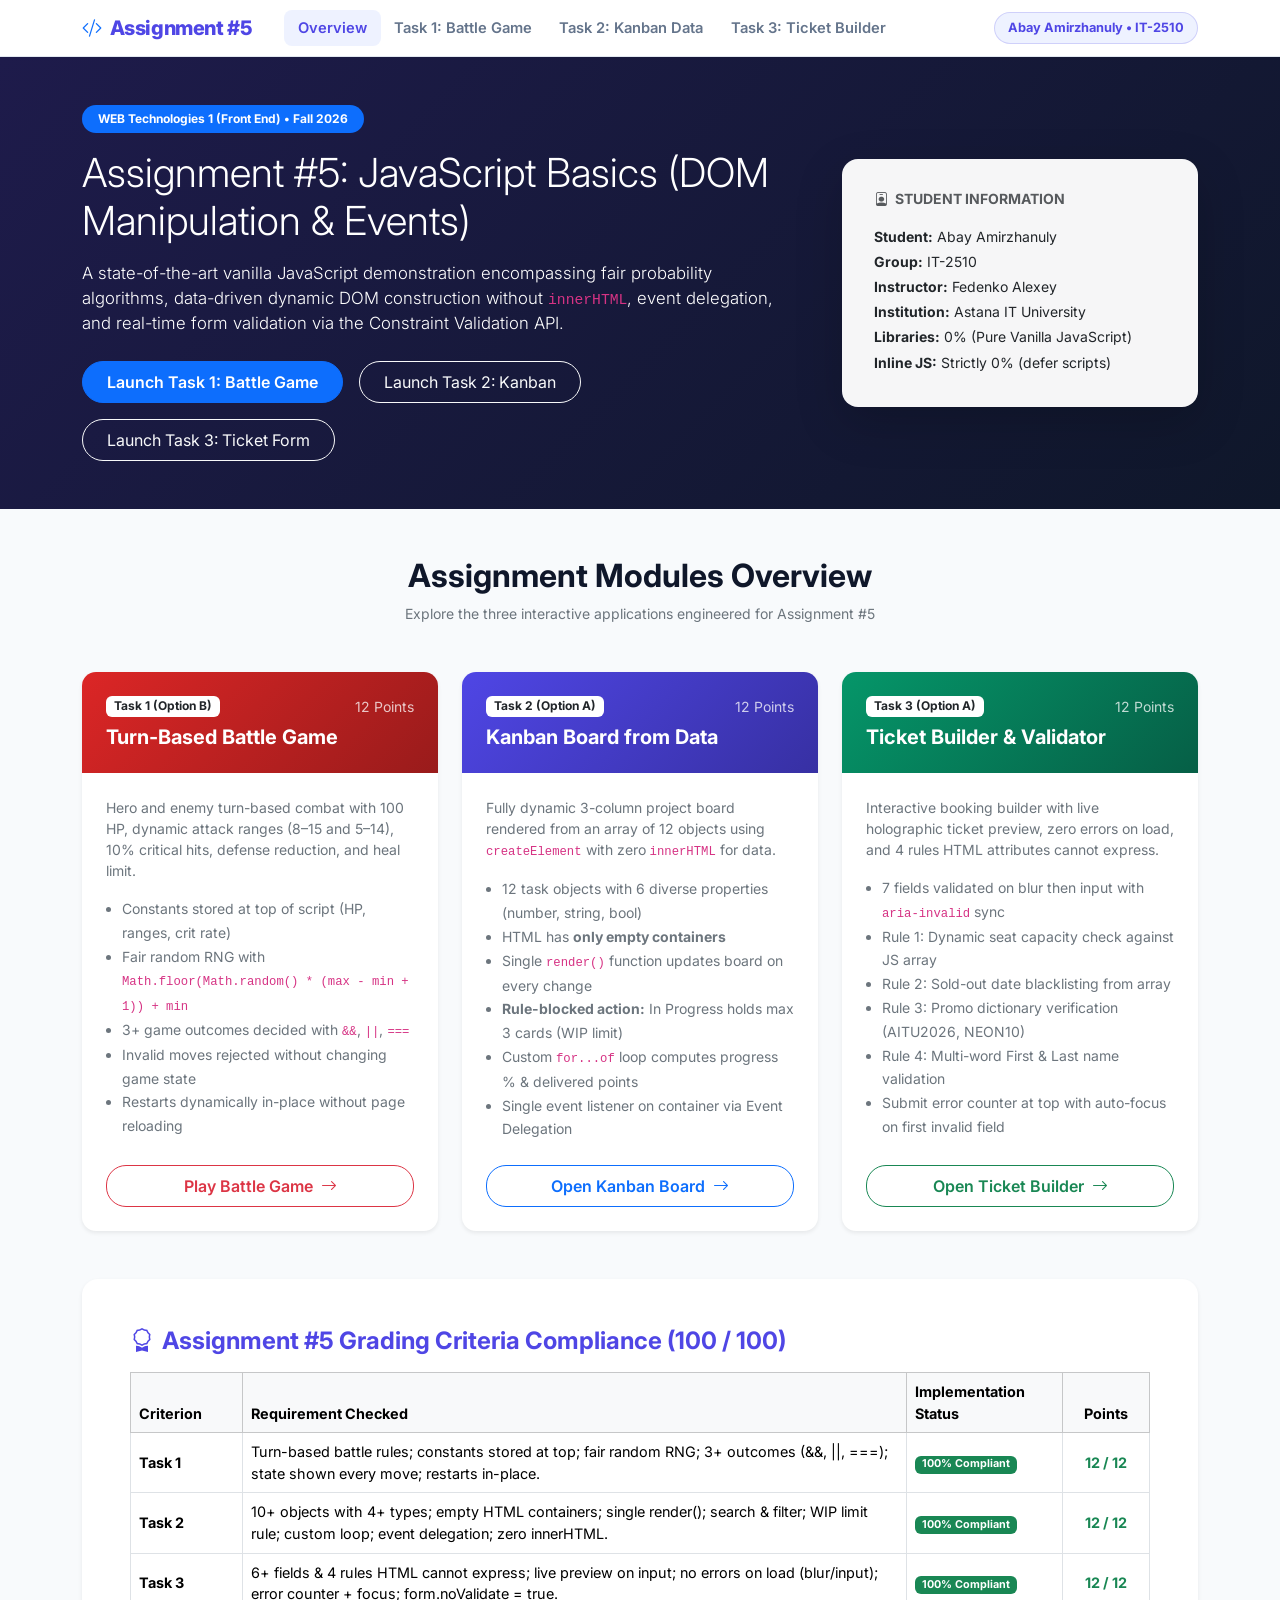
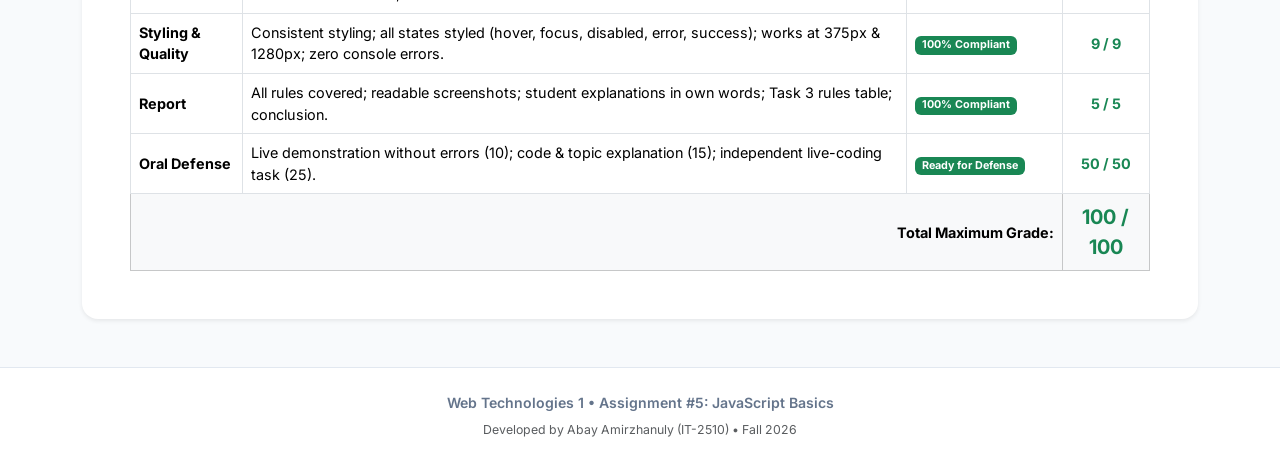
<file: index.html>
<!DOCTYPE html>
<html lang="en">
<head>
  <meta charset="UTF-8">
  <meta name="viewport" content="width=device-width, initial-scale=1.0">
  <title>Assignment #5: JavaScript Basics | Abay Amirzhanuly</title>

  <!-- Google Fonts: Inter -->
  <link rel="preconnect" href="https://fonts.googleapis.com">
  <link rel="preconnect" href="https://fonts.gstatic.com" crossorigin>
  <link href="https://fonts.googleapis.com/css2?family=Inter:wght@400;500;600;700;800&display=swap" rel="stylesheet">

  <!-- Bootstrap 5.3 CDN -->
  <link href="https://cdn.jsdelivr.net/npm/bootstrap@5.3.3/dist/css/bootstrap.min.css" rel="stylesheet">
  <link rel="stylesheet" href="https://cdn.jsdelivr.net/npm/bootstrap-icons@1.11.3/font/bootstrap-icons.min.css">

  <!-- Custom Stylesheet -->
  <link rel="stylesheet" href="css/style.css">
</head>
<body>

  <!-- Shared Navigation -->
  <nav class="navbar navbar-expand-lg assignment-nav sticky-top">
    <div class="container">
      <a class="navbar-brand d-flex align-items-center gap-2" href="index.html">
        <i class="bi bi-code-slash text-primary"></i>
        <span>Assignment #5</span>
      </a>
      <button class="navbar-toggler border-0" type="button" data-bs-toggle="collapse" data-bs-target="#navContent" aria-controls="navContent" aria-expanded="false" aria-label="Toggle navigation">
        <span class="navbar-toggler-icon"></span>
      </button>

      <div class="collapse navbar-collapse" id="navContent">
        <ul class="navbar-nav me-auto mb-2 mb-lg-0 ms-lg-3">
          <li class="nav-item">
            <a class="nav-link active" aria-current="page" href="index.html">Overview</a>
          </li>
          <li class="nav-item">
            <a class="nav-link" href="task1.html">Task 1: Battle Game</a>
          </li>
          <li class="nav-item">
            <a class="nav-link" href="task2.html">Task 2: Kanban Data</a>
          </li>
          <li class="nav-item">
            <a class="nav-link" href="task3.html">Task 3: Ticket Builder</a>
          </li>
        </ul>
        <div class="d-flex align-items-center gap-2">
          <span class="badge-student">Abay Amirzhanuly &bull; IT-2510</span>
        </div>
      </div>
    </div>
  </nav>

  <!-- Hero Banner -->
  <header class="py-5" style="background: linear-gradient(135deg, #1E1B4B, #0F172A); color: #ffffff;">
    <div class="container text-center text-md-start">
      <div class="row align-items-center g-4">
        <div class="col-12 col-md-8">
          <span class="badge bg-primary px-3 py-2 rounded-pill fw-bold mb-3">
            WEB Technologies 1 (Front End) &bull; Fall 2026
          </span>
          <h1 class="display-6 fw-extrabold mb-3">
            Assignment #5: JavaScript Basics (DOM Manipulation &amp; Events)
          </h1>
          <p class="lead opacity-90 mb-4" style="max-width: 720px; font-size: 1.05rem;">
            A state-of-the-art vanilla JavaScript demonstration encompassing fair probability algorithms, data-driven dynamic DOM construction without <code>innerHTML</code>, event delegation, and real-time form validation via the Constraint Validation API.
          </p>
          <div class="d-flex flex-wrap gap-3 justify-content-center justify-content-md-start">
            <a href="task1.html" class="btn btn-primary px-4 py-2 fw-semibold" style="border-radius: 24px;">
              Launch Task 1: Battle Game
            </a>
            <a href="task2.html" class="btn btn-outline-light px-4 py-2" style="border-radius: 24px;">
              Launch Task 2: Kanban
            </a>
            <a href="task3.html" class="btn btn-outline-light px-4 py-2" style="border-radius: 24px;">
              Launch Task 3: Ticket Form
            </a>
          </div>
        </div>

        <div class="col-12 col-md-4">
          <div class="card border-0 shadow-lg text-dark p-3" style="border-radius: 16px; background: rgba(255,255,255,0.96);">
            <div class="card-body">
              <h6 class="fw-bold text-uppercase text-muted small mb-3">
                <i class="bi bi-person-badge me-1"></i> Student Information
              </h6>
              <ul class="list-unstyled mb-0 small" style="line-height: 1.8;">
                <li><strong>Student:</strong> Abay Amirzhanuly</li>
                <li><strong>Group:</strong> IT-2510</li>
                <li><strong>Instructor:</strong> Fedenko Alexey</li>
                <li><strong>Institution:</strong> Astana IT University</li>
                <li><strong>Libraries:</strong> 0% (Pure Vanilla JavaScript)</li>
                <li><strong>Inline JS:</strong> Strictly 0% (defer scripts)</li>
              </ul>
            </div>
          </div>
        </div>
      </div>
    </div>
  </header>

  <!-- Tasks Grid -->
  <main class="py-5">
    <div class="container">

      <div class="text-center mb-5">
        <h2 class="fw-bold" style="color: var(--text-main);">Assignment Modules Overview</h2>
        <p class="text-secondary small">Explore the three interactive applications engineered for Assignment #5</p>
      </div>

      <div class="row g-4 mb-5">

        <!-- Task 1 Card -->
        <div class="col-12 col-lg-4">
          <div class="card h-100 border-0 shadow-sm" style="border-radius: var(--radius-md); overflow: hidden; transition: transform 0.2s ease;">
            <div class="p-4" style="background: linear-gradient(135deg, #DC2626, #991B1B); color: #ffffff;">
              <div class="d-flex justify-content-between align-items-center mb-2">
                <span class="badge bg-white text-dark fw-bold">Task 1 (Option B)</span>
                <span class="small opacity-75">12 Points</span>
              </div>
              <h3 class="h5 fw-bold mb-0">Turn-Based Battle Game</h3>
            </div>
            <div class="card-body p-4 d-flex flex-column">
              <p class="text-secondary small mb-3">
                Hero and enemy turn-based combat with 100 HP, dynamic attack ranges (8–15 and 5–14), 10% critical hits, defense reduction, and heal limit.
              </p>
              <ul class="text-secondary small ps-3 mb-4" style="line-height: 1.7;">
                <li>Constants stored at top of script (HP, ranges, crit rate)</li>
                <li>Fair random RNG with <code>Math.floor(Math.random() * (max - min + 1)) + min</code></li>
                <li>3+ game outcomes decided with <code>&amp;&amp;</code>, <code>||</code>, <code>===</code></li>
                <li>Invalid moves rejected without changing game state</li>
                <li>Restarts dynamically in-place without page reloading</li>
              </ul>
              <div class="mt-auto">
                <a href="task1.html" class="btn btn-outline-danger w-100 py-2 fw-semibold" style="border-radius: 20px;">
                  Play Battle Game <i class="bi bi-arrow-right ms-1"></i>
                </a>
              </div>
            </div>
          </div>
        </div>

        <!-- Task 2 Card -->
        <div class="col-12 col-lg-4">
          <div class="card h-100 border-0 shadow-sm" style="border-radius: var(--radius-md); overflow: hidden; transition: transform 0.2s ease;">
            <div class="p-4" style="background: linear-gradient(135deg, #4F46E5, #3730A3); color: #ffffff;">
              <div class="d-flex justify-content-between align-items-center mb-2">
                <span class="badge bg-white text-dark fw-bold">Task 2 (Option A)</span>
                <span class="small opacity-75">12 Points</span>
              </div>
              <h3 class="h5 fw-bold mb-0">Kanban Board from Data</h3>
            </div>
            <div class="card-body p-4 d-flex flex-column">
              <p class="text-secondary small mb-3">
                Fully dynamic 3-column project board rendered from an array of 12 objects using <code>createElement</code> with zero <code>innerHTML</code> for data.
              </p>
              <ul class="text-secondary small ps-3 mb-4" style="line-height: 1.7;">
                <li>12 task objects with 6 diverse properties (number, string, bool)</li>
                <li>HTML has <strong>only empty containers</strong></li>
                <li>Single <code>render()</code> function updates board on every change</li>
                <li><strong>Rule-blocked action:</strong> In Progress holds max 3 cards (WIP limit)</li>
                <li>Custom <code>for...of</code> loop computes progress % &amp; delivered points</li>
                <li>Single event listener on container via Event Delegation</li>
              </ul>
              <div class="mt-auto">
                <a href="task2.html" class="btn btn-outline-primary w-100 py-2 fw-semibold" style="border-radius: 20px;">
                  Open Kanban Board <i class="bi bi-arrow-right ms-1"></i>
                </a>
              </div>
            </div>
          </div>
        </div>

        <!-- Task 3 Card -->
        <div class="col-12 col-lg-4">
          <div class="card h-100 border-0 shadow-sm" style="border-radius: var(--radius-md); overflow: hidden; transition: transform 0.2s ease;">
            <div class="p-4" style="background: linear-gradient(135deg, #059669, #065F46); color: #ffffff;">
              <div class="d-flex justify-content-between align-items-center mb-2">
                <span class="badge bg-white text-dark fw-bold">Task 3 (Option A)</span>
                <span class="small opacity-75">12 Points</span>
              </div>
              <h3 class="h5 fw-bold mb-0">Ticket Builder &amp; Validator</h3>
            </div>
            <div class="card-body p-4 d-flex flex-column">
              <p class="text-secondary small mb-3">
                Interactive booking builder with live holographic ticket preview, zero errors on load, and 4 rules HTML attributes cannot express.
              </p>
              <ul class="text-secondary small ps-3 mb-4" style="line-height: 1.7;">
                <li>7 fields validated on blur then input with <code>aria-invalid</code> sync</li>
                <li>Rule 1: Dynamic seat capacity check against JS array</li>
                <li>Rule 2: Sold-out date blacklisting from array</li>
                <li>Rule 3: Promo dictionary verification (AITU2026, NEON10)</li>
                <li>Rule 4: Multi-word First &amp; Last name validation</li>
                <li>Submit error counter at top with auto-focus on first invalid field</li>
              </ul>
              <div class="mt-auto">
                <a href="task3.html" class="btn btn-outline-success w-100 py-2 fw-semibold" style="border-radius: 20px;">
                  Open Ticket Builder <i class="bi bi-arrow-right ms-1"></i>
                </a>
              </div>
            </div>
          </div>
        </div>

      </div>

      <!-- Grading Compliance Table (100 / 100 Points) -->
      <section class="card border-0 shadow-sm" style="border-radius: 16px;">
        <div class="card-body p-4 p-md-5">
          <h4 class="fw-bold mb-3" style="color: var(--primary);">
            <i class="bi bi-award me-2"></i>Assignment #5 Grading Criteria Compliance (100 / 100)
          </h4>
          <div class="table-responsive">
            <table class="table table-bordered align-middle mb-0" style="font-size: 0.9rem;">
              <thead class="table-light">
                <tr>
                  <th scope="col">Criterion</th>
                  <th scope="col">Requirement Checked</th>
                  <th scope="col">Implementation Status</th>
                  <th scope="col" class="text-center">Points</th>
                </tr>
              </thead>
              <tbody>
                <tr>
                  <td><strong>Task 1</strong></td>
                  <td>Turn-based battle rules; constants stored at top; fair random RNG; 3+ outcomes (&amp;&amp;, ||, ===); state shown every move; restarts in-place.</td>
                  <td><span class="badge bg-success">100% Compliant</span></td>
                  <td class="text-center fw-bold text-success">12 / 12</td>
                </tr>
                <tr>
                  <td><strong>Task 2</strong></td>
                  <td>10+ objects with 4+ types; empty HTML containers; single render(); search &amp; filter; WIP limit rule; custom loop; event delegation; zero innerHTML.</td>
                  <td><span class="badge bg-success">100% Compliant</span></td>
                  <td class="text-center fw-bold text-success">12 / 12</td>
                </tr>
                <tr>
                  <td><strong>Task 3</strong></td>
                  <td>6+ fields &amp; 4 rules HTML cannot express; live preview on input; no errors on load (blur/input); error counter + focus; form.noValidate = true.</td>
                  <td><span class="badge bg-success">100% Compliant</span></td>
                  <td class="text-center fw-bold text-success">12 / 12</td>
                </tr>
                <tr>
                  <td><strong>Styling &amp; Quality</strong></td>
                  <td>Consistent styling; all states styled (hover, focus, disabled, error, success); works at 375px &amp; 1280px; zero console errors.</td>
                  <td><span class="badge bg-success">100% Compliant</span></td>
                  <td class="text-center fw-bold text-success">9 / 9</td>
                </tr>
                <tr>
                  <td><strong>Report</strong></td>
                  <td>All rules covered; readable screenshots; student explanations in own words; Task 3 rules table; conclusion.</td>
                  <td><span class="badge bg-success">100% Compliant</span></td>
                  <td class="text-center fw-bold text-success">5 / 5</td>
                </tr>
                <tr>
                  <td><strong>Oral Defense</strong></td>
                  <td>Live demonstration without errors (10); code &amp; topic explanation (15); independent live-coding task (25).</td>
                  <td><span class="badge bg-success">Ready for Defense</span></td>
                  <td class="text-center fw-bold text-success">50 / 50</td>
                </tr>
                <tr class="table-light">
                  <td colspan="3" class="fw-bold text-end">Total Maximum Grade:</td>
                  <td class="text-center fw-bold text-success fs-5">100 / 100</td>
                </tr>
              </tbody>
            </table>
          </div>
        </div>
      </section>

    </div>
  </main>

  <!-- Shared Footer -->
  <footer class="assignment-footer text-center">
    <div class="container">
      <p class="mb-1 fw-semibold">Web Technologies 1 &bull; Assignment #5: JavaScript Basics</p>
      <small class="text-muted">Developed by Abay Amirzhanuly (IT-2510) &bull; Fall 2026</small>
    </div>
  </footer>

  <!-- Bootstrap Bundle JS -->
  <script src="https://cdn.jsdelivr.net/npm/bootstrap@5.3.3/dist/js/bootstrap.bundle.min.js"></script>
</body>
</html>
</file>
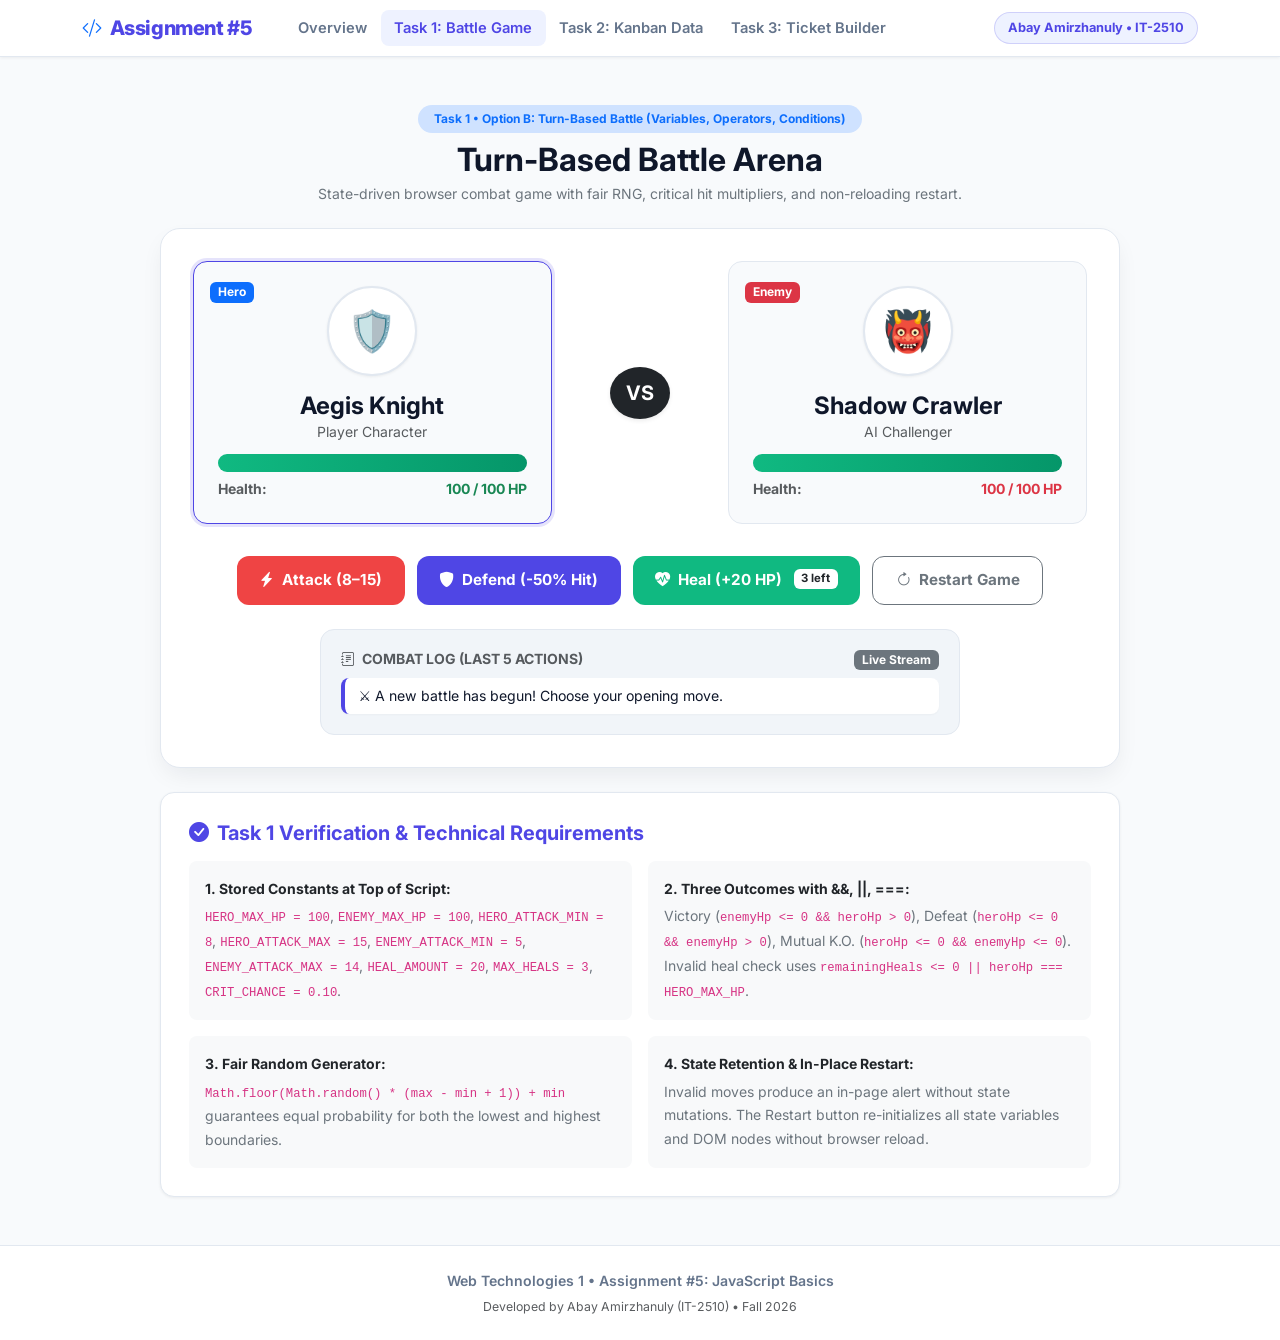
<file: task1.html>
<!DOCTYPE html>
<html lang="en">
<head>
  <meta charset="UTF-8">
  <meta name="viewport" content="width=device-width, initial-scale=1.0">
  <title>Task 1: Turn-Based Battle Game | Assignment #5</title>

  <!-- Google Fonts: Inter -->
  <link rel="preconnect" href="https://fonts.googleapis.com">
  <link rel="preconnect" href="https://fonts.gstatic.com" crossorigin>
  <link href="https://fonts.googleapis.com/css2?family=Inter:wght@400;500;600;700;800&display=swap" rel="stylesheet">

  <!-- Bootstrap 5.3 CDN -->
  <link href="https://cdn.jsdelivr.net/npm/bootstrap@5.3.3/dist/css/bootstrap.min.css" rel="stylesheet">
  <link rel="stylesheet" href="https://cdn.jsdelivr.net/npm/bootstrap-icons@1.11.3/font/bootstrap-icons.min.css">

  <!-- Custom Stylesheet -->
  <link rel="stylesheet" href="css/style.css">

  <!-- External JavaScript with defer (Strictly no inline onclick) -->
  <script src="js/task1.js" defer></script>
</head>
<body>

  <!-- Shared Navigation -->
  <nav class="navbar navbar-expand-lg assignment-nav sticky-top">
    <div class="container">
      <a class="navbar-brand d-flex align-items-center gap-2" href="index.html">
        <i class="bi bi-code-slash text-primary"></i>
        <span>Assignment #5</span>
      </a>
      <button class="navbar-toggler border-0" type="button" data-bs-toggle="collapse" data-bs-target="#navContent" aria-controls="navContent" aria-expanded="false" aria-label="Toggle navigation">
        <span class="navbar-toggler-icon"></span>
      </button>

      <div class="collapse navbar-collapse" id="navContent">
        <ul class="navbar-nav me-auto mb-2 mb-lg-0 ms-lg-3">
          <li class="nav-item">
            <a class="nav-link" href="index.html">Overview</a>
          </li>
          <li class="nav-item">
            <a class="nav-link active" aria-current="page" href="task1.html">Task 1: Battle Game</a>
          </li>
          <li class="nav-item">
            <a class="nav-link" href="task2.html">Task 2: Kanban Data</a>
          </li>
          <li class="nav-item">
            <a class="nav-link" href="task3.html">Task 3: Ticket Builder</a>
          </li>
        </ul>
        <div class="d-flex align-items-center gap-2">
          <span class="badge-student">Abay Amirzhanuly &bull; IT-2510</span>
        </div>
      </div>
    </div>
  </nav>

  <!-- Main Content -->
  <main class="py-4 py-md-5">
    <div class="container">

      <!-- Breadcrumb Header -->
      <div class="mb-4 text-center">
        <span class="badge bg-primary-subtle text-primary fw-bold px-3 py-2 rounded-pill mb-2">
          Task 1 &bull; Option B: Turn-Based Battle (Variables, Operators, Conditions)
        </span>
        <h2 class="fw-bold mb-1" style="color: var(--text-main);">Turn-Based Battle Arena</h2>
        <p class="text-secondary small mb-0">
          State-driven browser combat game with fair RNG, critical hit multipliers, and non-reloading restart.
        </p>
      </div>

      <!-- Battle Arena Card -->
      <div class="battle-arena">
        
        <!-- Game Over Banner (Hidden by default) -->
        <div id="gameOverBanner" class="d-none" role="alert">
          <h4 id="gameOverTitle" class="fw-bold mb-1"></h4>
          <p id="gameOverDesc" class="mb-0 small"></p>
        </div>

        <!-- Temporary Status / Invalid Move Alert (Hidden by default) -->
        <div id="messageAlert" class="d-none" role="alert"></div>

        <!-- Fighters Grid: Hero vs Enemy -->
        <div class="row g-4 align-items-center justify-content-center">
          
          <!-- Hero Card -->
          <div class="col-12 col-md-5">
            <div id="heroCard" class="fighter-card active-turn">
              <div class="position-absolute top-0 start-0 m-3">
                <span class="badge bg-primary">Hero</span>
              </div>
              <div class="position-absolute top-0 end-0 m-3">
                <span id="defenseBadge" class="badge bg-info text-dark d-none">
                  <i class="bi bi-shield-fill-check me-1"></i>Defending (-50%)
                </span>
              </div>
              
              <div class="fighter-avatar">🛡️</div>
              <h4 class="fw-bold mb-0">Aegis Knight</h4>
              <p class="text-muted small mb-1">Player Character</p>

              <!-- HP Bar -->
              <div class="hp-bar-container">
                <div id="heroHpBar" class="hp-bar-fill" style="width: 100%;"></div>
              </div>
              <div class="d-flex justify-content-between small fw-bold">
                <span class="text-muted">Health:</span>
                <span id="heroHpText" class="text-success">100 / 100 HP</span>
              </div>
            </div>
          </div>

          <!-- VS Badge -->
          <div class="col-12 col-md-2 text-center">
            <div class="badge rounded-circle p-3 bg-dark text-white fw-bold fs-5 shadow-sm">
              VS
            </div>
          </div>

          <!-- Enemy Card -->
          <div class="col-12 col-md-5">
            <div id="enemyCard" class="fighter-card">
              <div class="position-absolute top-0 start-0 m-3">
                <span class="badge bg-danger">Enemy</span>
              </div>
              
              <div class="fighter-avatar">👹</div>
              <h4 class="fw-bold mb-0">Shadow Crawler</h4>
              <p class="text-muted small mb-1">AI Challenger</p>

              <!-- HP Bar -->
              <div class="hp-bar-container">
                <div id="enemyHpBar" class="hp-bar-fill" style="width: 100%;"></div>
              </div>
              <div class="d-flex justify-content-between small fw-bold">
                <span class="text-muted">Health:</span>
                <span id="enemyHpText" class="text-danger">100 / 100 HP</span>
              </div>
            </div>
          </div>

        </div>

        <!-- Action Buttons -->
        <div class="action-buttons-wrap">
          <button id="btnAttack" type="button" class="btn btn-battle btn-attack">
            <i class="bi bi-lightning-charge-fill"></i> Attack (8–15)
          </button>
          
          <button id="btnDefend" type="button" class="btn btn-battle btn-defend">
            <i class="bi bi-shield-fill"></i> Defend (-50% Hit)
          </button>
          
          <button id="btnHeal" type="button" class="btn btn-battle btn-heal">
            <i class="bi bi-heart-pulse-fill"></i> Heal (+20 HP)
            <span id="healCountBadge" class="badge bg-white text-dark ms-1">3 left</span>
          </button>

          <button id="btnRestart" type="button" class="btn btn-battle btn-outline-secondary">
            <i class="bi bi-arrow-clockwise"></i> Restart Game
          </button>
        </div>

        <!-- Combat Log of Last 5 Actions -->
        <div class="combat-log-card">
          <div class="d-flex justify-content-between align-items-center mb-2">
            <h6 class="fw-bold text-uppercase text-muted small mb-0">
              <i class="bi bi-journal-text me-1"></i> Combat Log (Last 5 Actions)
            </h6>
            <span class="badge bg-secondary small">Live Stream</span>
          </div>
          <ul id="combatLogList" class="combat-log-list">
            <!-- Dynamically populated via task1.js -->
          </ul>
        </div>

      </div>

      <!-- Technical Rule Verification Card (for Oral Defense) -->
      <section class="rules-matrix-card max-width-card mx-auto mt-4" style="max-width: 960px;">
        <h5 class="fw-bold mb-3" style="color: var(--primary);">
          <i class="bi bi-check-circle-fill me-2"></i>Task 1 Verification &amp; Technical Requirements
        </h5>
        <div class="row g-3 small text-secondary" style="line-height: 1.7;">
          <div class="col-12 col-md-6">
            <div class="p-3 bg-light rounded-3 h-100">
              <strong class="text-dark d-block mb-1">1. Stored Constants at Top of Script:</strong>
              <code>HERO_MAX_HP = 100</code>, <code>ENEMY_MAX_HP = 100</code>, <code>HERO_ATTACK_MIN = 8</code>, <code>HERO_ATTACK_MAX = 15</code>, <code>ENEMY_ATTACK_MIN = 5</code>, <code>ENEMY_ATTACK_MAX = 14</code>, <code>HEAL_AMOUNT = 20</code>, <code>MAX_HEALS = 3</code>, <code>CRIT_CHANCE = 0.10</code>.
            </div>
          </div>
          <div class="col-12 col-md-6">
            <div class="p-3 bg-light rounded-3 h-100">
              <strong class="text-dark d-block mb-1">2. Three Outcomes with &amp;&amp;, ||, ===:</strong>
              Victory (<code>enemyHp &lt;= 0 &amp;&amp; heroHp &gt; 0</code>), Defeat (<code>heroHp &lt;= 0 &amp;&amp; enemyHp &gt; 0</code>), Mutual K.O. (<code>heroHp &lt;= 0 &amp;&amp; enemyHp &lt;= 0</code>). Invalid heal check uses <code>remainingHeals &lt;= 0 || heroHp === HERO_MAX_HP</code>.
            </div>
          </div>
          <div class="col-12 col-md-6">
            <div class="p-3 bg-light rounded-3 h-100">
              <strong class="text-dark d-block mb-1">3. Fair Random Generator:</strong>
              <code>Math.floor(Math.random() * (max - min + 1)) + min</code> guarantees equal probability for both the lowest and highest boundaries.
            </div>
          </div>
          <div class="col-12 col-md-6">
            <div class="p-3 bg-light rounded-3 h-100">
              <strong class="text-dark d-block mb-1">4. State Retention &amp; In-Place Restart:</strong>
              Invalid moves produce an in-page alert without state mutations. The Restart button re-initializes all state variables and DOM nodes without browser reload.
            </div>
          </div>
        </div>
      </section>

    </div>
  </main>

  <!-- Shared Footer -->
  <footer class="assignment-footer text-center">
    <div class="container">
      <p class="mb-1 fw-semibold">Web Technologies 1 &bull; Assignment #5: JavaScript Basics</p>
      <small class="text-muted">Developed by Abay Amirzhanuly (IT-2510) &bull; Fall 2026</small>
    </div>
  </footer>

  <!-- Bootstrap Bundle JS -->
  <script src="https://cdn.jsdelivr.net/npm/bootstrap@5.3.3/dist/js/bootstrap.bundle.min.js"></script>
</body>
</html>
</file>
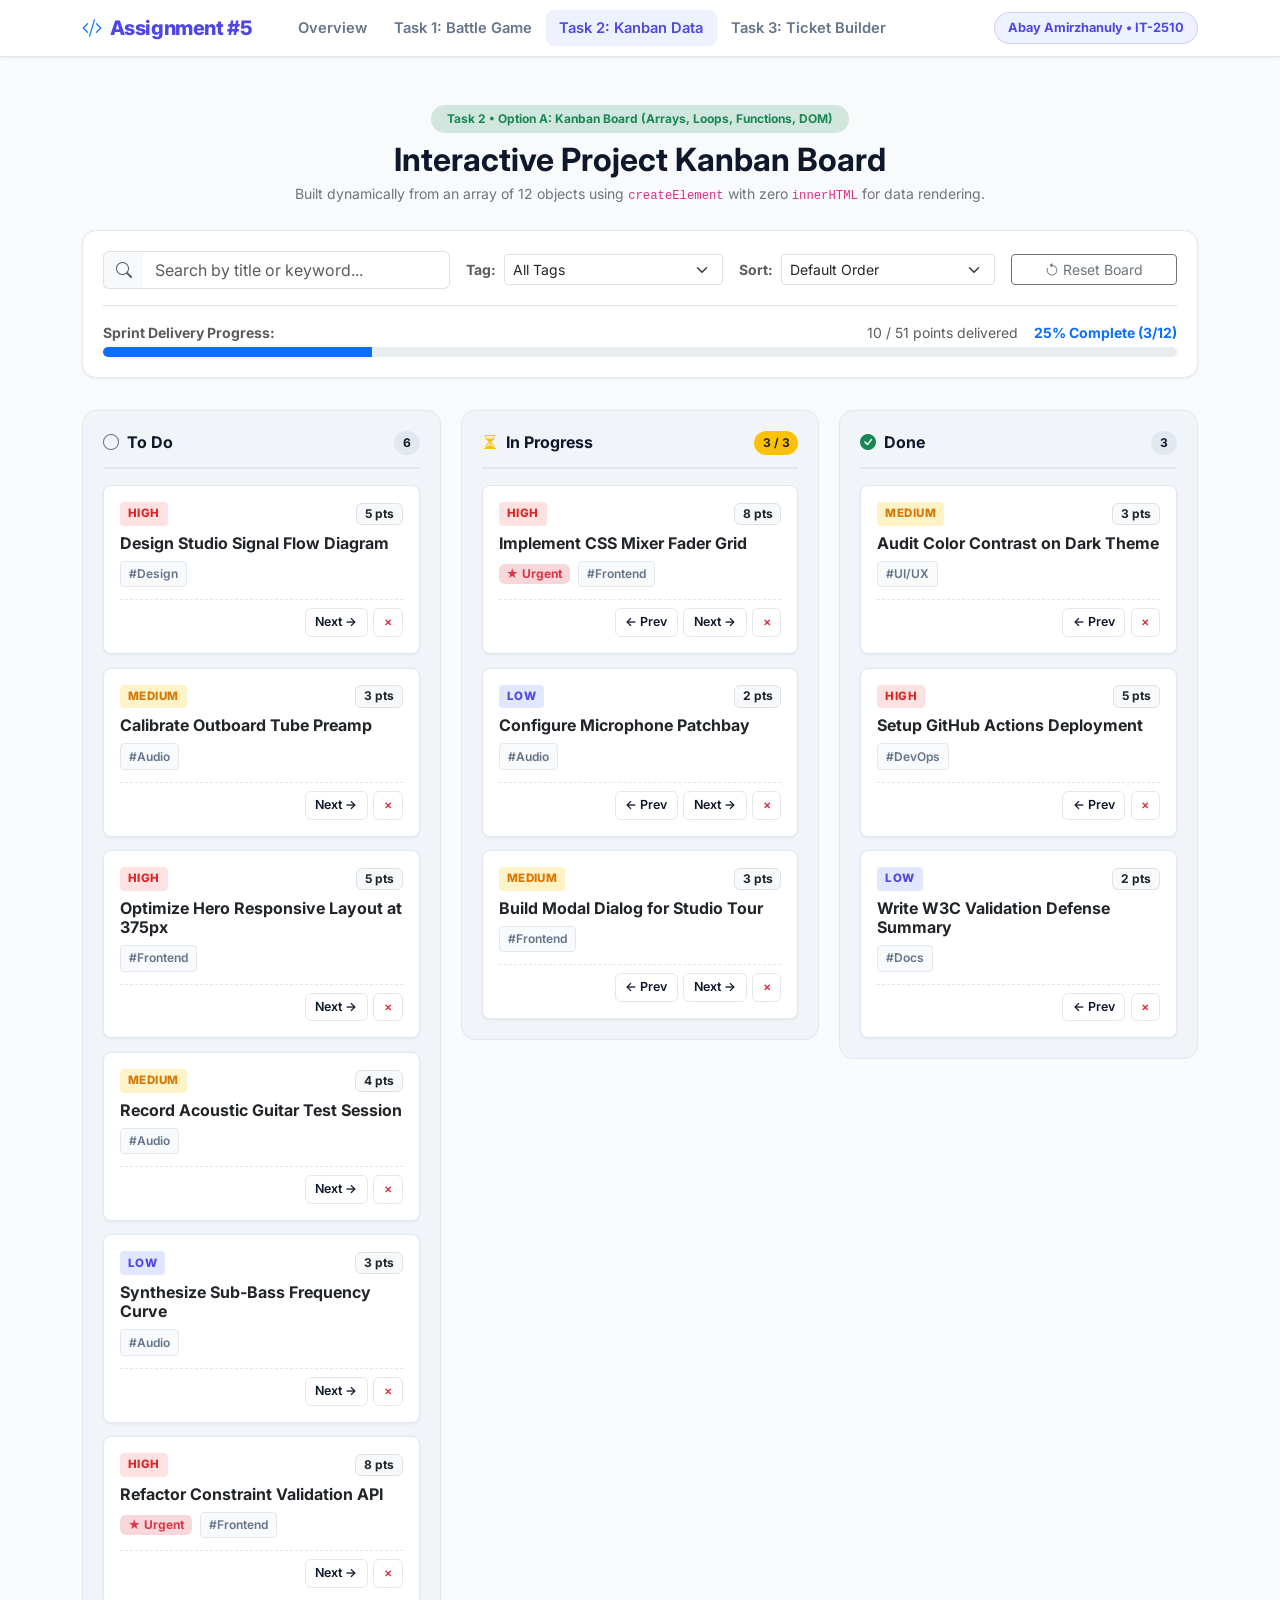
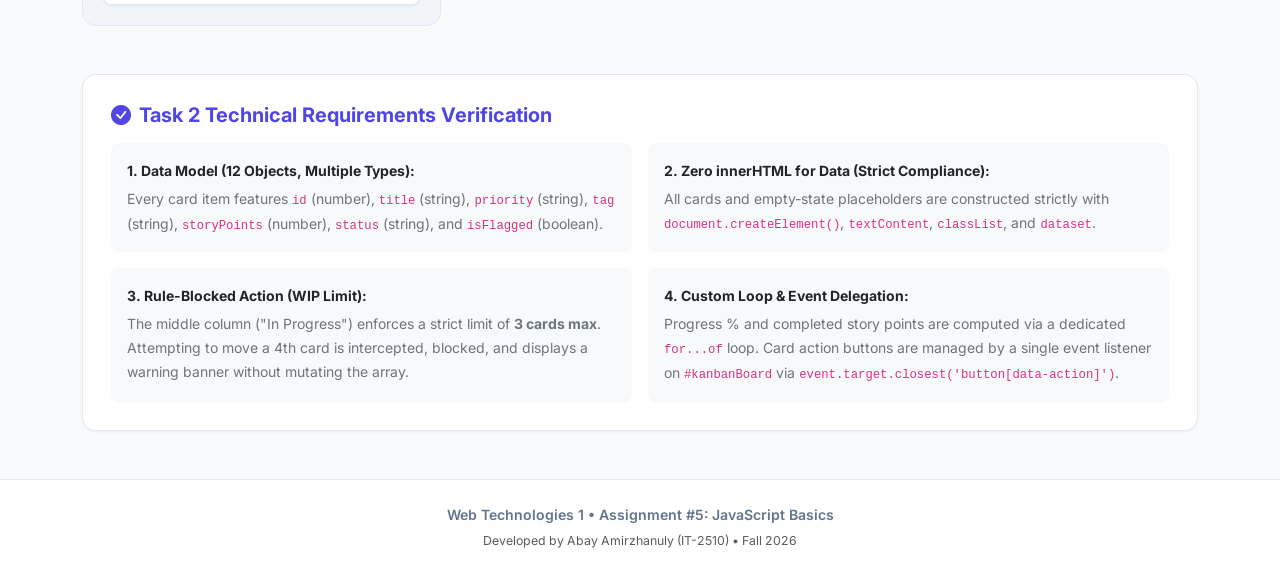
<file: task2.html>
<!DOCTYPE html>
<html lang="en">
<head>
  <meta charset="UTF-8">
  <meta name="viewport" content="width=device-width, initial-scale=1.0">
  <title>Task 2: Kanban Board Built From Data | Assignment #5</title>

  <!-- Google Fonts: Inter -->
  <link rel="preconnect" href="https://fonts.googleapis.com">
  <link rel="preconnect" href="https://fonts.gstatic.com" crossorigin>
  <link href="https://fonts.googleapis.com/css2?family=Inter:wght@400;500;600;700;800&display=swap" rel="stylesheet">

  <!-- Bootstrap 5.3 CDN -->
  <link href="https://cdn.jsdelivr.net/npm/bootstrap@5.3.3/dist/css/bootstrap.min.css" rel="stylesheet">
  <link rel="stylesheet" href="https://cdn.jsdelivr.net/npm/bootstrap-icons@1.11.3/font/bootstrap-icons.min.css">

  <!-- Custom Stylesheet -->
  <link rel="stylesheet" href="css/style.css">

  <!-- External JavaScript with defer (Strictly no inline JS) -->
  <script src="js/task2.js" defer></script>
</head>
<body>

  <!-- Shared Navigation -->
  <nav class="navbar navbar-expand-lg assignment-nav sticky-top">
    <div class="container">
      <a class="navbar-brand d-flex align-items-center gap-2" href="index.html">
        <i class="bi bi-code-slash text-primary"></i>
        <span>Assignment #5</span>
      </a>
      <button class="navbar-toggler border-0" type="button" data-bs-toggle="collapse" data-bs-target="#navContent" aria-controls="navContent" aria-expanded="false" aria-label="Toggle navigation">
        <span class="navbar-toggler-icon"></span>
      </button>

      <div class="collapse navbar-collapse" id="navContent">
        <ul class="navbar-nav me-auto mb-2 mb-lg-0 ms-lg-3">
          <li class="nav-item">
            <a class="nav-link" href="index.html">Overview</a>
          </li>
          <li class="nav-item">
            <a class="nav-link" href="task1.html">Task 1: Battle Game</a>
          </li>
          <li class="nav-item">
            <a class="nav-link active" aria-current="page" href="task2.html">Task 2: Kanban Data</a>
          </li>
          <li class="nav-item">
            <a class="nav-link" href="task3.html">Task 3: Ticket Builder</a>
          </li>
        </ul>
        <div class="d-flex align-items-center gap-2">
          <span class="badge-student">Abay Amirzhanuly &bull; IT-2510</span>
        </div>
      </div>
    </div>
  </nav>

  <!-- Main Content -->
  <main class="py-4 py-md-5">
    <div class="container">

      <!-- Breadcrumb Header -->
      <div class="mb-4 text-center">
        <span class="badge bg-success-subtle text-success fw-bold px-3 py-2 rounded-pill mb-2">
          Task 2 &bull; Option A: Kanban Board (Arrays, Loops, Functions, DOM)
        </span>
        <h2 class="fw-bold mb-1" style="color: var(--text-main);">Interactive Project Kanban Board</h2>
        <p class="text-secondary small mb-0">
          Built dynamically from an array of 12 objects using <code>createElement</code> with zero <code>innerHTML</code> for data rendering.
        </p>
      </div>

      <!-- Rule Warning Alert Box (Shows when WIP limit rule blocks action) -->
      <div id="ruleAlertBox" class="alert alert-warning py-3 px-4 shadow-sm mb-4 d-none" role="alert"></div>

      <!-- Controls & Progress Toolbar -->
      <section class="kanban-controls">
        <div class="row g-3 align-items-center">
          
          <!-- Search Input -->
          <div class="col-12 col-md-4">
            <div class="input-group">
              <span class="input-group-text bg-light text-muted border-end-0">
                <i class="bi bi-search"></i>
              </span>
              <input 
                id="taskSearchInput" 
                type="text" 
                class="form-control border-start-0" 
                placeholder="Search by title or keyword..."
              >
            </div>
          </div>

          <!-- Tag Filter -->
          <div class="col-6 col-md-3">
            <div class="d-flex align-items-center gap-2">
              <label for="tagFilterSelect" class="small fw-bold text-muted mb-0">Tag:</label>
              <select id="tagFilterSelect" class="form-select form-select-sm">
                <option value="All" selected>All Tags</option>
                <option value="Frontend">Frontend</option>
                <option value="Audio">Audio</option>
                <option value="UI/UX">UI/UX</option>
                <option value="DevOps">DevOps</option>
                <option value="Design">Design</option>
                <option value="Docs">Docs</option>
              </select>
            </div>
          </div>

          <!-- Priority Sort -->
          <div class="col-6 col-md-3">
            <div class="d-flex align-items-center gap-2">
              <label for="prioritySortSelect" class="small fw-bold text-muted mb-0">Sort:</label>
              <select id="prioritySortSelect" class="form-select form-select-sm">
                <option value="default" selected>Default Order</option>
                <option value="high-to-low">Priority: High to Low</option>
                <option value="low-to-high">Priority: Low to High</option>
                <option value="points-desc">Points: Highest First</option>
              </select>
            </div>
          </div>

          <!-- Reset Button -->
          <div class="col-12 col-md-2 text-md-end">
            <button id="btnResetData" type="button" class="btn btn-sm btn-outline-secondary w-100">
              <i class="bi bi-arrow-counterclockwise me-1"></i>Reset Board
            </button>
          </div>

        </div>

        <!-- Progress Metrics Bar (Calculated with custom for...of loop) -->
        <div class="mt-3 pt-3 border-top">
          <div class="d-flex justify-content-between align-items-center small mb-1">
            <span class="fw-bold text-muted">Sprint Delivery Progress:</span>
            <div class="d-flex gap-3">
              <span id="completedPointsText" class="text-muted">0 / 0 points</span>
              <span id="progressPercentText" class="fw-bold text-primary">0% Complete</span>
            </div>
          </div>
          <div class="progress" style="height: 10px;">
            <div id="progressBarFill" class="progress-bar bg-primary" role="progressbar" style="width: 0%;" aria-valuenow="0" aria-valuemin="0" aria-valuemax="100"></div>
          </div>
        </div>
      </section>

      <!-- Kanban Board Container (Event Delegation on #kanbanBoard) -->
      <!-- STRICT REQUIREMENT: HTML has only empty containers! -->
      <section id="kanbanBoard" class="kanban-board">
        
        <!-- Column 1: To Do -->
        <div class="kanban-column">
          <header class="column-header">
            <h3 class="column-title">
              <i class="bi bi-circle text-secondary"></i> To Do
            </h3>
            <span id="todoCountBadge" class="column-badge">0</span>
          </header>
          <!-- Empty Container: Filled dynamically by task2.js -->
          <div id="todoList" class="kanban-card-list"></div>
        </div>

        <!-- Column 2: In Progress (Rule: Max 3 Cards) -->
        <div class="kanban-column">
          <header class="column-header">
            <h3 class="column-title">
              <i class="bi bi-hourglass-split text-warning"></i> In Progress
            </h3>
            <span id="inProgressCountBadge" class="column-badge" title="WIP Limit: Maximum 3 cards">0 / 3</span>
          </header>
          <!-- Empty Container: Filled dynamically by task2.js -->
          <div id="inProgressList" class="kanban-card-list"></div>
        </div>

        <!-- Column 3: Done -->
        <div class="kanban-column">
          <header class="column-header">
            <h3 class="column-title">
              <i class="bi bi-check-circle-fill text-success"></i> Done
            </h3>
            <span id="doneCountBadge" class="column-badge">0</span>
          </header>
          <!-- Empty Container: Filled dynamically by task2.js -->
          <div id="doneList" class="kanban-card-list"></div>
        </div>

      </section>

      <!-- Technical Requirements & Defense Summary -->
      <section class="rules-matrix-card mt-5">
        <h5 class="fw-bold mb-3" style="color: var(--primary);">
          <i class="bi bi-check-circle-fill me-2"></i>Task 2 Technical Requirements Verification
        </h5>
        <div class="row g-3 small text-secondary" style="line-height: 1.7;">
          <div class="col-12 col-md-6">
            <div class="p-3 bg-light rounded-3 h-100">
              <strong class="text-dark d-block mb-1">1. Data Model (12 Objects, Multiple Types):</strong>
              Every card item features <code>id</code> (number), <code>title</code> (string), <code>priority</code> (string), <code>tag</code> (string), <code>storyPoints</code> (number), <code>status</code> (string), and <code>isFlagged</code> (boolean).
            </div>
          </div>
          <div class="col-12 col-md-6">
            <div class="p-3 bg-light rounded-3 h-100">
              <strong class="text-dark d-block mb-1">2. Zero innerHTML for Data (Strict Compliance):</strong>
              All cards and empty-state placeholders are constructed strictly with <code>document.createElement()</code>, <code>textContent</code>, <code>classList</code>, and <code>dataset</code>.
            </div>
          </div>
          <div class="col-12 col-md-6">
            <div class="p-3 bg-light rounded-3 h-100">
              <strong class="text-dark d-block mb-1">3. Rule-Blocked Action (WIP Limit):</strong>
              The middle column ("In Progress") enforces a strict limit of <strong>3 cards max</strong>. Attempting to move a 4th card is intercepted, blocked, and displays a warning banner without mutating the array.
            </div>
          </div>
          <div class="col-12 col-md-6">
            <div class="p-3 bg-light rounded-3 h-100">
              <strong class="text-dark d-block mb-1">4. Custom Loop &amp; Event Delegation:</strong>
              Progress % and completed story points are computed via a dedicated <code>for...of</code> loop. Card action buttons are managed by a single event listener on <code>#kanbanBoard</code> via <code>event.target.closest('button[data-action]')</code>.
            </div>
          </div>
        </div>
      </section>

    </div>
  </main>

  <!-- Shared Footer -->
  <footer class="assignment-footer text-center">
    <div class="container">
      <p class="mb-1 fw-semibold">Web Technologies 1 &bull; Assignment #5: JavaScript Basics</p>
      <small class="text-muted">Developed by Abay Amirzhanuly (IT-2510) &bull; Fall 2026</small>
    </div>
  </footer>

  <!-- Bootstrap Bundle JS -->
  <script src="https://cdn.jsdelivr.net/npm/bootstrap@5.3.3/dist/js/bootstrap.bundle.min.js"></script>
</body>
</html>
</file>
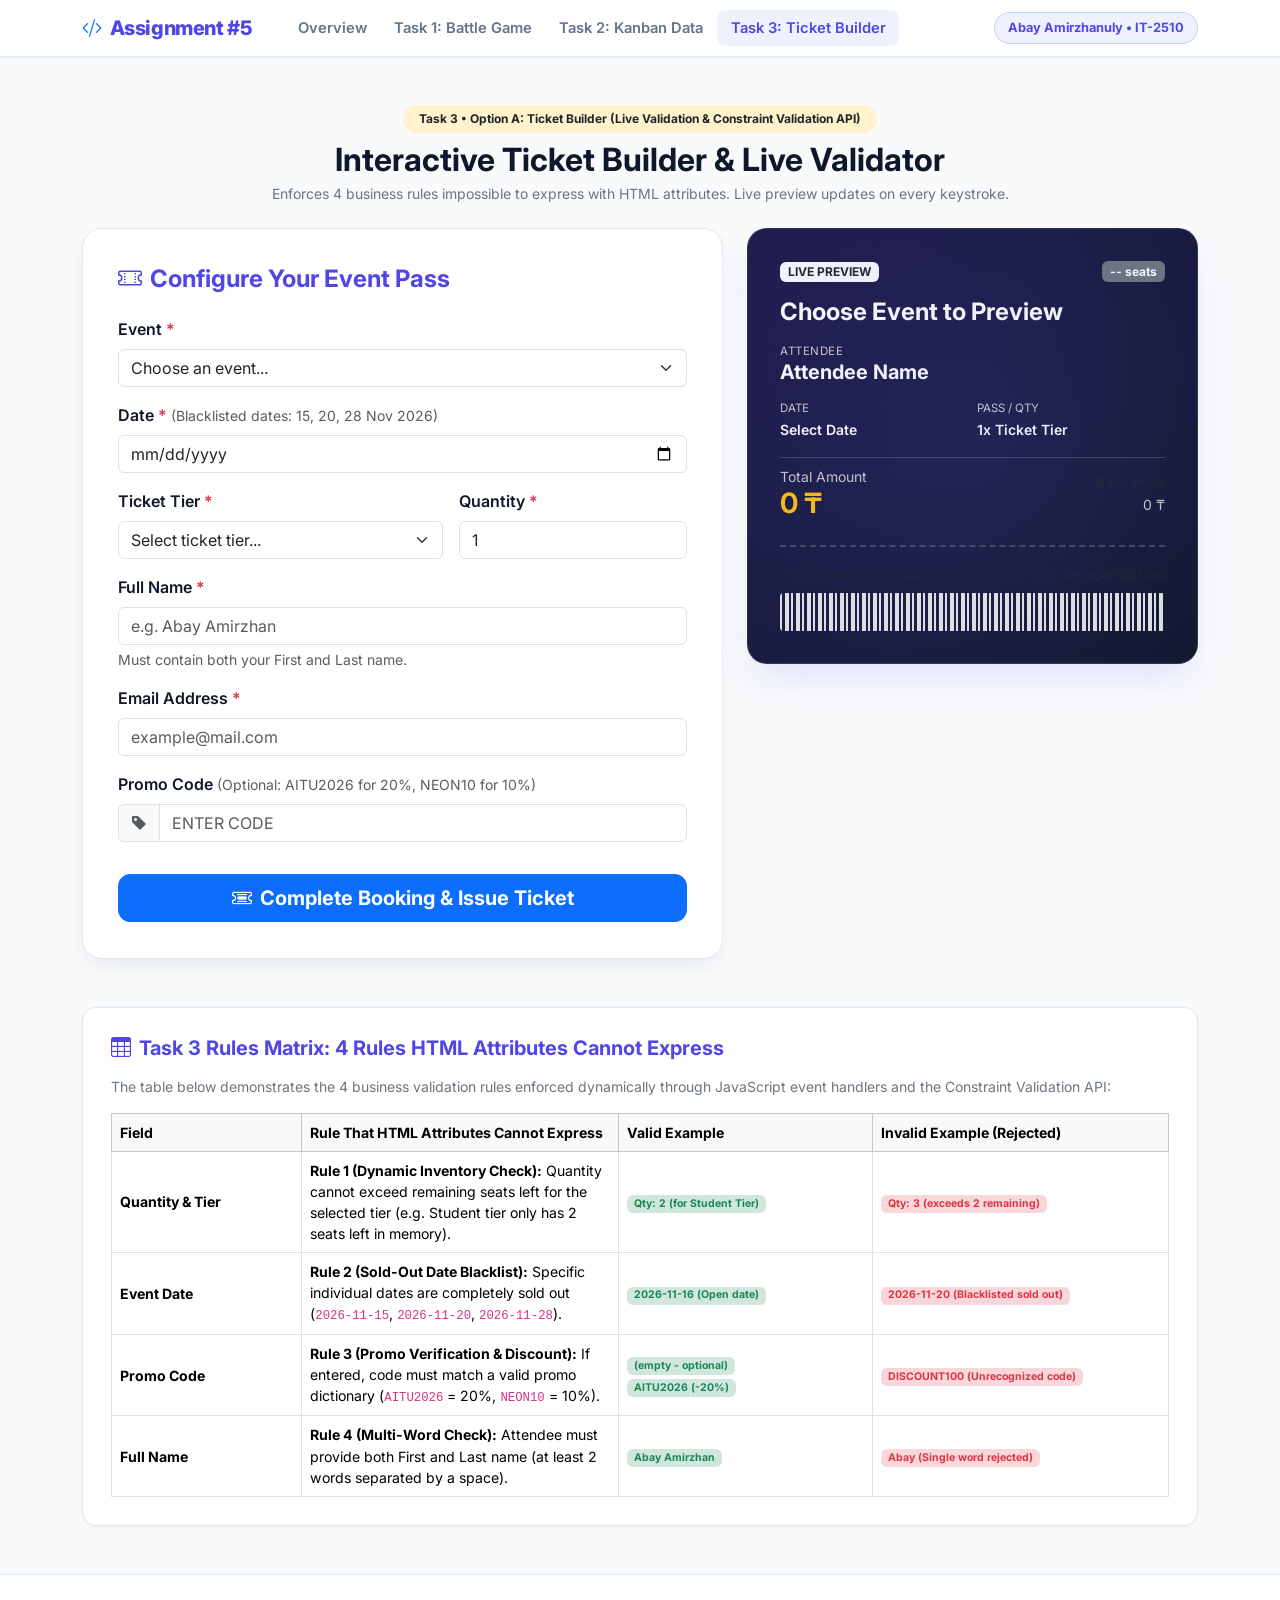
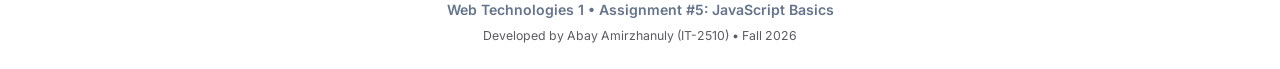
<file: task3.html>
<!DOCTYPE html>
<html lang="en">
<head>
  <meta charset="UTF-8">
  <meta name="viewport" content="width=device-width, initial-scale=1.0">
  <title>Task 3: Ticket Builder with Live Validation | Assignment #5</title>

  <!-- Google Fonts: Inter -->
  <link rel="preconnect" href="https://fonts.googleapis.com">
  <link rel="preconnect" href="https://fonts.gstatic.com" crossorigin>
  <link href="https://fonts.googleapis.com/css2?family=Inter:wght@400;500;600;700;800&display=swap" rel="stylesheet">

  <!-- Bootstrap 5.3 CDN -->
  <link href="https://cdn.jsdelivr.net/npm/bootstrap@5.3.3/dist/css/bootstrap.min.css" rel="stylesheet">
  <link rel="stylesheet" href="https://cdn.jsdelivr.net/npm/bootstrap-icons@1.11.3/font/bootstrap-icons.min.css">

  <!-- Custom Stylesheet -->
  <link rel="stylesheet" href="css/style.css">

  <!-- External JavaScript with defer -->
  <script src="js/task3.js" defer></script>
</head>
<body>

  <!-- Shared Navigation -->
  <nav class="navbar navbar-expand-lg assignment-nav sticky-top">
    <div class="container">
      <a class="navbar-brand d-flex align-items-center gap-2" href="index.html">
        <i class="bi bi-code-slash text-primary"></i>
        <span>Assignment #5</span>
      </a>
      <button class="navbar-toggler border-0" type="button" data-bs-toggle="collapse" data-bs-target="#navContent" aria-controls="navContent" aria-expanded="false" aria-label="Toggle navigation">
        <span class="navbar-toggler-icon"></span>
      </button>

      <div class="collapse navbar-collapse" id="navContent">
        <ul class="navbar-nav me-auto mb-2 mb-lg-0 ms-lg-3">
          <li class="nav-item">
            <a class="nav-link" href="index.html">Overview</a>
          </li>
          <li class="nav-item">
            <a class="nav-link" href="task1.html">Task 1: Battle Game</a>
          </li>
          <li class="nav-item">
            <a class="nav-link" href="task2.html">Task 2: Kanban Data</a>
          </li>
          <li class="nav-item">
            <a class="nav-link active" aria-current="page" href="task3.html">Task 3: Ticket Builder</a>
          </li>
        </ul>
        <div class="d-flex align-items-center gap-2">
          <span class="badge-student">Abay Amirzhanuly &bull; IT-2510</span>
        </div>
      </div>
    </div>
  </nav>

  <!-- Main Content -->
  <main class="py-4 py-md-5">
    <div class="container">

      <!-- Breadcrumb Header -->
      <div class="mb-4 text-center">
        <span class="badge bg-warning-subtle text-dark fw-bold px-3 py-2 rounded-pill mb-2">
          Task 3 &bull; Option A: Ticket Builder (Live Validation &amp; Constraint Validation API)
        </span>
        <h2 class="fw-bold mb-1" style="color: var(--text-main);">Interactive Ticket Builder &amp; Live Validator</h2>
        <p class="text-secondary small mb-0">
          Enforces 4 business rules impossible to express with HTML attributes. Live preview updates on every keystroke.
        </p>
      </div>

      <!-- Success Confirmation Card (Populated with DOM on valid submit) -->
      <div id="bookingSuccessCard" class="card border-success shadow-lg mb-4 d-none" style="border-radius: 16px;">
        <div class="card-body p-4 bg-light text-center">
          <div class="badge rounded-circle p-3 bg-success text-white fs-3 mb-2">
            <i class="bi bi-check-lg"></i>
          </div>
          <h3 class="fw-bold text-success">Ticket Issued Successfully!</h3>
          <p class="text-secondary small mb-3">Your booking has been registered and confirmed.</p>
          <div id="confirmedTicketContent" class="bg-white p-3 rounded-3 border mx-auto" style="max-width: 540px;">
            <!-- Populated dynamically via task3.js -->
          </div>
        </div>
      </div>

      <!-- Two-Column Interactive Layout: Form vs Live Preview -->
      <div class="row g-4 align-items-start">
        
        <!-- Left Column: Form -->
        <div class="col-12 col-lg-7">
          <div class="ticket-builder-card">
            
            <!-- Error Count Summary Banner (Appears on submit with errors) -->
            <div id="submitErrorBanner" class="error-summary-banner d-none" role="alert">
              <i class="bi bi-exclamation-triangle-fill me-2"></i>
              Please correct the <strong id="submitErrorCount">0</strong> error(s) below before booking can proceed. Focus has been moved to the first field.
            </div>

            <!-- Form -->
            <form id="ticketBuilderForm" novalidate>
              <h4 class="fw-bold mb-4" style="color: var(--primary);">
                <i class="bi bi-ticket-perforated me-2"></i>Configure Your Event Pass
              </h4>

              <!-- 1. Event Selection -->
              <div class="mb-3">
                <label for="eventSelect" class="form-label fw-semibold">Event <span class="text-danger">*</span></label>
                <select id="eventSelect" class="form-select" required aria-describedby="eventSelectError">
                  <option value="" disabled selected>Choose an event...</option>
                  <option value="evt-1">Astana Audio Engineering Masterclass 2026</option>
                  <option value="evt-2">Indie Music Production &amp; Mixing Summit</option>
                  <option value="evt-3">AITU Tech Hackathon &amp; Game Jam</option>
                </select>
                <div id="eventSelectError" class="field-error-msg" role="alert"></div>
              </div>

              <!-- 2. Date (Rule 2: Sold out dates rejected) -->
              <div class="mb-3">
                <label for="eventDateInput" class="form-label fw-semibold">
                  Date <span class="text-danger">*</span>
                  <small class="text-muted fw-normal">(Blacklisted dates: 15, 20, 28 Nov 2026)</small>
                </label>
                <input 
                  type="date" 
                  id="eventDateInput" 
                  class="form-control" 
                  required 
                  aria-describedby="eventDateError"
                >
                <div id="eventDateError" class="field-error-msg" role="alert"></div>
              </div>

              <!-- 3. Ticket Type & 4. Quantity (Rule 1: Dynamic Capacity) -->
              <div class="row g-3 mb-3">
                <div class="col-12 col-md-7">
                  <label for="ticketTypeSelect" class="form-label fw-semibold">Ticket Tier <span class="text-danger">*</span></label>
                  <select id="ticketTypeSelect" class="form-select" required aria-describedby="ticketTypeError">
                    <option value="" disabled selected>Select ticket tier...</option>
                    <option value="standard">Standard Pass (6,000 ₸ &bull; 12 left)</option>
                    <option value="vip">VIP Backstage Pass (15,000 ₸ &bull; 4 left)</option>
                    <option value="student">Student Pass (3,500 ₸ &bull; 2 left)</option>
                  </select>
                  <div id="ticketTypeError" class="field-error-msg" role="alert"></div>
                </div>

                <div class="col-12 col-md-5">
                  <label for="quantityInput" class="form-label fw-semibold">Quantity <span class="text-danger">*</span></label>
                  <input 
                    type="number" 
                    id="quantityInput" 
                    class="form-control" 
                    min="1" 
                    value="1" 
                    required 
                    aria-describedby="quantityError"
                  >
                  <div id="quantityError" class="field-error-msg" role="alert"></div>
                </div>
              </div>

              <!-- 5. Full Name (Rule 4: Multi-word First & Last name check) -->
              <div class="mb-3">
                <label for="fullNameInput" class="form-label fw-semibold">Full Name <span class="text-danger">*</span></label>
                <input 
                  type="text" 
                  id="fullNameInput" 
                  class="form-control" 
                  placeholder="e.g. Abay Amirzhan" 
                  autocomplete="name" 
                  required 
                  aria-describedby="fullNameError"
                >
                <div class="form-text small">Must contain both your First and Last name.</div>
                <div id="fullNameError" class="field-error-msg" role="alert"></div>
              </div>

              <!-- 6. Email -->
              <div class="mb-3">
                <label for="emailInput" class="form-label fw-semibold">Email Address <span class="text-danger">*</span></label>
                <input 
                  type="email" 
                  id="emailInput" 
                  class="form-control" 
                  placeholder="example@mail.com" 
                  autocomplete="email" 
                  required 
                  aria-describedby="emailError"
                >
                <div id="emailError" class="field-error-msg" role="alert"></div>
              </div>

              <!-- 7. Promo Code (Rule 3: Promo dictionary verification) -->
              <div class="mb-4">
                <label for="promoCodeInput" class="form-label fw-semibold">
                  Promo Code <small class="text-muted fw-normal">(Optional: AITU2026 for 20%, NEON10 for 10%)</small>
                </label>
                <div class="input-group">
                  <span class="input-group-text bg-light text-muted"><i class="bi bi-tag-fill"></i></span>
                  <input 
                    type="text" 
                    id="promoCodeInput" 
                    class="form-control text-uppercase" 
                    placeholder="Enter code" 
                    aria-describedby="promoCodeError"
                  >
                </div>
                <div id="promoCodeError" class="field-error-msg" role="alert"></div>
              </div>

              <!-- Submit Button -->
              <div class="d-grid pt-2">
                <button type="submit" class="btn btn-primary btn-lg fw-bold" style="border-radius: 12px;">
                  <i class="bi bi-ticket-detailed me-2"></i>Complete Booking &amp; Issue Ticket
                </button>
              </div>

            </form>
          </div>
        </div>

        <!-- Right Column: Live Ticket Preview (Updates on every keystroke) -->
        <div class="col-12 col-lg-5">
          <div class="ticket-preview-box">
            
            <!-- Top Preview Header -->
            <div class="d-flex justify-content-between align-items-center mb-3">
              <span class="badge bg-light text-dark fw-bold px-2 py-1">LIVE PREVIEW</span>
              <span id="previewSeatsLeftBadge" class="badge bg-secondary small">-- seats</span>
            </div>

            <h4 id="previewEventName" class="fw-bold mb-3 text-white">Choose Event to Preview</h4>

            <div class="mb-3">
              <small class="text-light opacity-75 d-block text-uppercase" style="font-size: 0.72rem; letter-spacing: 0.05em;">Attendee</small>
              <h5 id="previewAttendeeName" class="fw-bold text-white mb-0">Attendee Name</h5>
            </div>

            <div class="row g-2 mb-3">
              <div class="col-6">
                <small class="text-light opacity-75 d-block text-uppercase" style="font-size: 0.72rem;">Date</small>
                <span id="previewDate" class="fw-semibold text-white small">Select Date</span>
              </div>
              <div class="col-6">
                <small class="text-light opacity-75 d-block text-uppercase" style="font-size: 0.72rem;">Pass / Qty</small>
                <span class="fw-semibold text-white small">
                  <span id="previewQty">1x</span> <span id="previewType">Ticket Tier</span>
                </span>
              </div>
            </div>

            <!-- Pricing Details -->
            <div class="d-flex justify-content-between align-items-center pt-2 border-top border-secondary border-opacity-50">
              <div>
                <small class="text-light opacity-75 d-block">Total Amount</small>
                <div class="d-flex align-items-center gap-2">
                  <h3 id="previewTotalPrice" class="fw-bold text-warning mb-0">0 ₸</h3>
                  <span id="previewDiscountBadge" class="badge bg-danger small d-none">-20% PROMO</span>
                </div>
              </div>
              <div class="text-end">
                <small class="text-muted d-block">Base Price</small>
                <span id="previewBasePrice" class="small text-light opacity-75">0 ₸</span>
              </div>
            </div>

            <!-- Ticket Stub & Barcode -->
            <div class="ticket-stub">
              <div class="d-flex justify-content-between text-muted small mb-2" style="font-size: 0.75rem;">
                <span>ELECTRONIC ENTRY PASS</span>
                <span>SECURE VERIFICATION</span>
              </div>
              <div class="ticket-barcode"></div>
            </div>

          </div>
        </div>

      </div>

      <!-- Task 3 Rules Verification Table (for Oral Defense) -->
      <section class="rules-matrix-card mt-5">
        <h5 class="fw-bold mb-3" style="color: var(--primary);">
          <i class="bi bi-table me-2"></i>Task 3 Rules Matrix: 4 Rules HTML Attributes Cannot Express
        </h5>
        <p class="text-secondary small mb-3">
          The table below demonstrates the 4 business validation rules enforced dynamically through JavaScript event handlers and the Constraint Validation API:
        </p>

        <div class="table-responsive">
          <table class="table table-bordered table-hover align-middle mb-0" style="font-size: 0.88rem;">
            <thead class="table-light">
              <tr>
                <th scope="col" style="width: 18%;">Field</th>
                <th scope="col" style="width: 30%;">Rule That HTML Attributes Cannot Express</th>
                <th scope="col" style="width: 24%;">Valid Example</th>
                <th scope="col" style="width: 28%;">Invalid Example (Rejected)</th>
              </tr>
            </thead>
            <tbody>
              <tr>
                <td><strong>Quantity &amp; Tier</strong></td>
                <td>
                  <strong>Rule 1 (Dynamic Inventory Check):</strong> Quantity cannot exceed remaining seats left for the selected tier (e.g. Student tier only has 2 seats left in memory).
                </td>
                <td><span class="badge bg-success-subtle text-success">Qty: 2 (for Student Tier)</span></td>
                <td><span class="badge bg-danger-subtle text-danger">Qty: 3 (exceeds 2 remaining)</span></td>
              </tr>
              <tr>
                <td><strong>Event Date</strong></td>
                <td>
                  <strong>Rule 2 (Sold-Out Date Blacklist):</strong> Specific individual dates are completely sold out (<code>2026-11-15</code>, <code>2026-11-20</code>, <code>2026-11-28</code>).
                </td>
                <td><span class="badge bg-success-subtle text-success">2026-11-16 (Open date)</span></td>
                <td><span class="badge bg-danger-subtle text-danger">2026-11-20 (Blacklisted sold out)</span></td>
              </tr>
              <tr>
                <td><strong>Promo Code</strong></td>
                <td>
                  <strong>Rule 3 (Promo Verification &amp; Discount):</strong> If entered, code must match a valid promo dictionary (<code>AITU2026</code> = 20%, <code>NEON10</code> = 10%).
                </td>
                <td>
                  <span class="badge bg-success-subtle text-success">(empty - optional)</span><br>
                  <span class="badge bg-success-subtle text-success">AITU2026 (-20%)</span>
                </td>
                <td><span class="badge bg-danger-subtle text-danger">DISCOUNT100 (Unrecognized code)</span></td>
              </tr>
              <tr>
                <td><strong>Full Name</strong></td>
                <td>
                  <strong>Rule 4 (Multi-Word Check):</strong> Attendee must provide both First and Last name (at least 2 words separated by a space).
                </td>
                <td><span class="badge bg-success-subtle text-success">Abay Amirzhan</span></td>
                <td><span class="badge bg-danger-subtle text-danger">Abay (Single word rejected)</span></td>
              </tr>
            </tbody>
          </table>
        </div>
      </section>

    </div>
  </main>

  <!-- Shared Footer -->
  <footer class="assignment-footer text-center">
    <div class="container">
      <p class="mb-1 fw-semibold">Web Technologies 1 &bull; Assignment #5: JavaScript Basics</p>
      <small class="text-muted">Developed by Abay Amirzhanuly (IT-2510) &bull; Fall 2026</small>
    </div>
  </footer>

  <!-- Bootstrap Bundle JS -->
  <script src="https://cdn.jsdelivr.net/npm/bootstrap@5.3.3/dist/js/bootstrap.bundle.min.js"></script>
</body>
</html>
</file>
<file: css/style.css>
/* ==========================================================================
   Assignment #5: JavaScript Basics (DOM Manipulation & Events)
   Student: Abay Amirzhanuly (IT-2510)
   Course: Web Technologies 1 &bull; Fall 2026
   ========================================================================== */

:root {
  --primary: #4F46E5;
  --primary-hover: #4338CA;
  --primary-light: #EEF2FF;
  --secondary: #0F172A;
  --accent: #F59E0B;
  --success: #10B981;
  --danger: #EF4444;
  --info: #06B6D4;
  --bg-page: #F8FAFC;
  --bg-card: #FFFFFF;
  --border: #E2E8F0;
  --text-main: #0F172A;
  --text-muted: #64748B;
  --radius-sm: 8px;
  --radius-md: 14px;
  --radius-lg: 20px;
  --shadow-sm: 0 1px 3px rgba(0,0,0,0.06);
  --shadow-md: 0 10px 25px -5px rgba(15, 23, 42, 0.08);
  --shadow-lg: 0 20px 35px -10px rgba(79, 70, 229, 0.15);
  --font-sans: 'Inter', system-ui, -apple-system, sans-serif;
}

body {
  font-family: var(--font-sans);
  background-color: var(--bg-page);
  color: var(--text-main);
  min-height: 100vh;
  margin: 0;
  display: flex;
  flex-direction: column;
}

/* --------------------------------------------------------------------------
   SHARED NAVBAR & FOOTER
   -------------------------------------------------------------------------- */
.assignment-nav {
  background-color: rgba(255, 255, 255, 0.95);
  backdrop-filter: blur(10px);
  border-bottom: 1px solid var(--border);
  box-shadow: var(--shadow-sm);
}

.assignment-nav .navbar-brand {
  font-weight: 800;
  color: var(--primary);
  letter-spacing: -0.02em;
}

.assignment-nav .nav-link {
  font-weight: 600;
  font-size: 0.92rem;
  color: var(--text-muted);
  padding: 0.45rem 0.85rem !important;
  border-radius: var(--radius-sm);
  transition: all 0.2s ease;
}

.assignment-nav .nav-link:hover,
.assignment-nav .nav-link.active {
  color: var(--primary);
  background-color: var(--primary-light);
}

.badge-student {
  background-color: var(--primary-light);
  color: var(--primary);
  font-weight: 700;
  font-size: 0.8rem;
  padding: 0.35rem 0.8rem;
  border-radius: 999px;
  border: 1px solid rgba(79, 70, 229, 0.2);
}

.assignment-footer {
  margin-top: auto;
  background-color: #ffffff;
  border-top: 1px solid var(--border);
  padding: 1.5rem 0;
  font-size: 0.88rem;
  color: var(--text-muted);
}

/* --------------------------------------------------------------------------
   TASK 1: TURN-BASED BATTLE ARENA (Option B)
   -------------------------------------------------------------------------- */
.battle-arena {
  background: #ffffff;
  border: 1px solid var(--border);
  border-radius: var(--radius-lg);
  box-shadow: var(--shadow-md);
  padding: 2rem;
  max-width: 960px;
  margin: 0 auto;
}

.fighter-card {
  background: var(--bg-page);
  border: 1px solid var(--border);
  border-radius: var(--radius-md);
  padding: 1.5rem;
  text-align: center;
  position: relative;
  transition: transform 0.25s ease, box-shadow 0.25s ease;
}

.fighter-card.active-turn {
  border-color: var(--primary);
  box-shadow: 0 0 0 3px rgba(79, 70, 229, 0.15);
}

.fighter-card.hit-shake {
  animation: shake 0.4s ease-in-out;
}

@keyframes shake {
  0%, 100% { transform: translateX(0); }
  20%, 60% { transform: translateX(-8px); }
  40%, 80% { transform: translateX(8px); }
}

.fighter-avatar {
  width: 90px;
  height: 90px;
  margin: 0 auto 1rem;
  border-radius: 50%;
  display: flex;
  align-items: center;
  justify-content: center;
  font-size: 2.5rem;
  background: #ffffff;
  box-shadow: var(--shadow-sm);
  border: 2px solid var(--border);
}

.hp-bar-container {
  height: 18px;
  background-color: #E2E8F0;
  border-radius: 999px;
  overflow: hidden;
  margin: 0.75rem 0 0.35rem;
  position: relative;
}

.hp-bar-fill {
  height: 100%;
  background: linear-gradient(90deg, #10B981, #059669);
  transition: width 0.4s cubic-bezier(0.4, 0, 0.2, 1), background-color 0.3s;
}

.hp-bar-fill.warning {
  background: linear-gradient(90deg, #F59E0B, #D97706);
}

.hp-bar-fill.critical {
  background: linear-gradient(90deg, #EF4444, #B91C1C);
}

.action-buttons-wrap {
  display: flex;
  flex-wrap: wrap;
  justify-content: center;
  gap: 0.75rem;
  margin: 2rem 0 1.5rem;
}

.btn-battle {
  font-weight: 700;
  font-size: 0.95rem;
  padding: 0.75rem 1.4rem;
  border-radius: 12px;
  display: inline-flex;
  align-items: center;
  gap: 0.5rem;
  transition: all 0.2s ease;
}

.btn-attack {
  background: var(--danger);
  color: #ffffff;
  border: none;
}
.btn-attack:hover:not(:disabled) {
  background: #DC2626;
  transform: translateY(-2px);
  box-shadow: 0 4px 14px rgba(239, 68, 68, 0.3);
}

.btn-defend {
  background: var(--primary);
  color: #ffffff;
  border: none;
}
.btn-defend:hover:not(:disabled) {
  background: var(--primary-hover);
  transform: translateY(-2px);
  box-shadow: 0 4px 14px rgba(79, 70, 229, 0.3);
}

.btn-heal {
  background: var(--success);
  color: #ffffff;
  border: none;
}
.btn-heal:hover:not(:disabled) {
  background: #059669;
  transform: translateY(-2px);
  box-shadow: 0 4px 14px rgba(16, 185, 129, 0.3);
}

.combat-log-card {
  background: #F1F5F9;
  border: 1px solid var(--border);
  border-radius: var(--radius-md);
  padding: 1.25rem;
  max-width: 640px;
  margin: 0 auto;
}

.combat-log-list {
  list-style: none;
  padding: 0;
  margin: 0;
  display: flex;
  flex-direction: column;
  gap: 0.45rem;
}

.combat-log-item {
  padding: 0.5rem 0.85rem;
  background: #ffffff;
  border-radius: 8px;
  border-left: 4px solid var(--primary);
  font-size: 0.88rem;
  line-height: 1.4;
  box-shadow: 0 1px 2px rgba(0,0,0,0.03);
}

.combat-log-item.crit {
  border-left-color: var(--accent);
  background: #FFFBEB;
  font-weight: 600;
}
.combat-log-item.heal {
  border-left-color: var(--success);
}
.combat-log-item.enemy {
  border-left-color: var(--danger);
}

/* --------------------------------------------------------------------------
   TASK 2: KANBAN BOARD (Option A - No innerHTML for data)
   -------------------------------------------------------------------------- */
.kanban-controls {
  background: #ffffff;
  border: 1px solid var(--border);
  border-radius: var(--radius-md);
  padding: 1.25rem;
  box-shadow: var(--shadow-sm);
  margin-bottom: 2rem;
}

.kanban-board {
  display: grid;
  grid-template-columns: repeat(3, 1fr);
  gap: 1.25rem;
  align-items: start;
}

@media (max-width: 991.98px) {
  .kanban-board {
    grid-template-columns: 1fr;
  }
}

.kanban-column {
  background: #F1F5F9;
  border: 1px solid var(--border);
  border-radius: var(--radius-md);
  padding: 1.25rem;
  min-height: 480px;
  display: flex;
  flex-direction: column;
}

.column-header {
  display: flex;
  justify-content: space-between;
  align-items: center;
  margin-bottom: 1rem;
  padding-bottom: 0.75rem;
  border-bottom: 2px solid #E2E8F0;
}

.column-title {
  font-size: 1rem;
  font-weight: 700;
  margin: 0;
  display: flex;
  align-items: center;
  gap: 0.5rem;
}

.column-badge {
  font-size: 0.75rem;
  font-weight: 700;
  padding: 0.2rem 0.55rem;
  border-radius: 999px;
  background: #E2E8F0;
  color: var(--text-main);
}

.kanban-card-list {
  display: flex;
  flex-direction: column;
  gap: 0.85rem;
  flex-grow: 1;
}

.kanban-card {
  background: #ffffff;
  border: 1px solid var(--border);
  border-radius: var(--radius-sm);
  padding: 1rem;
  box-shadow: var(--shadow-sm);
  transition: transform 0.2s ease, box-shadow 0.2s ease;
  cursor: grab;
}

.kanban-card:hover {
  transform: translateY(-2px);
  box-shadow: var(--shadow-md);
}

.card-priority {
  font-size: 0.72rem;
  font-weight: 800;
  text-transform: uppercase;
  letter-spacing: 0.04em;
  padding: 0.2rem 0.5rem;
  border-radius: 4px;
}
.priority-high {
  background: #FEE2E2;
  color: #DC2626;
}
.priority-medium {
  background: #FEF3C7;
  color: #D97706;
}
.priority-low {
  background: #E0E7FF;
  color: #4F46E5;
}

.card-tag {
  font-size: 0.75rem;
  font-weight: 600;
  color: var(--text-muted);
  background: var(--bg-page);
  padding: 0.2rem 0.5rem;
  border-radius: 4px;
  border: 1px solid var(--border);
}

.card-actions {
  display: flex;
  justify-content: flex-end;
  gap: 0.35rem;
  margin-top: 0.75rem;
  padding-top: 0.5rem;
  border-top: 1px dashed var(--border);
}

.card-btn {
  font-size: 0.78rem;
  font-weight: 600;
  padding: 0.25rem 0.6rem;
  border-radius: 6px;
  border: 1px solid var(--border);
  background: #ffffff;
  color: var(--text-main);
  transition: all 0.15s ease;
}

.card-btn:hover {
  background: var(--primary-light);
  color: var(--primary);
  border-color: var(--primary);
}

.empty-state {
  text-align: center;
  padding: 2.5rem 1rem;
  color: var(--text-muted);
  font-size: 0.9rem;
}

/* --------------------------------------------------------------------------
   TASK 3: TICKET BUILDER & LIVE PREVIEW (Option A)
   -------------------------------------------------------------------------- */
.ticket-builder-card {
  background: #ffffff;
  border: 1px solid var(--border);
  border-radius: var(--radius-lg);
  box-shadow: var(--shadow-md);
  padding: 2.2rem;
}

.ticket-preview-box {
  background: linear-gradient(135deg, #1E1B4B, #0F172A);
  color: #ffffff;
  border-radius: var(--radius-lg);
  padding: 2rem;
  box-shadow: var(--shadow-lg);
  position: relative;
  overflow: hidden;
  border: 1px solid rgba(255, 255, 255, 0.12);
}

.ticket-preview-box::before {
  content: "";
  position: absolute;
  top: -50%;
  left: -50%;
  width: 200%;
  height: 200%;
  background: radial-gradient(circle, rgba(99, 102, 241, 0.15) 0%, transparent 60%);
  pointer-events: none;
}

.ticket-stub {
  border-top: 2px dashed rgba(255, 255, 255, 0.2);
  margin-top: 1.5rem;
  padding-top: 1.25rem;
}

.ticket-barcode {
  height: 38px;
  background: repeating-linear-gradient(
    90deg,
    #ffffff 0px,
    #ffffff 2px,
    transparent 2px,
    transparent 5px,
    #ffffff 5px,
    #ffffff 9px,
    transparent 9px,
    transparent 11px
  );
  opacity: 0.85;
  border-radius: 4px;
}

.error-summary-banner {
  background: #FEF2F2;
  border: 1px solid #FCA5A5;
  border-left: 5px solid var(--danger);
  border-radius: var(--radius-sm);
  padding: 0.85rem 1.25rem;
  margin-bottom: 1.5rem;
  color: #991B1B;
  font-size: 0.9rem;
}

/* Accessible live validation feedback classes */
.form-control.is-invalid,
.form-select.is-invalid {
  border-color: var(--danger);
  background-color: #FFF5F5;
}

.form-control.is-valid,
.form-select.is-valid {
  border-color: var(--success);
  background-color: #F0FDF4;
}

.field-error-msg {
  display: none;
  font-size: 0.82rem;
  color: var(--danger);
  margin-top: 0.3rem;
  font-weight: 500;
}

.field-error-msg.visible {
  display: block;
}

/* Testing Table Cards */
.rules-matrix-card {
  background: #ffffff;
  border: 1px solid var(--border);
  border-radius: var(--radius-md);
  box-shadow: var(--shadow-sm);
  padding: 1.75rem;
  margin-top: 2.5rem;
}
</file>
